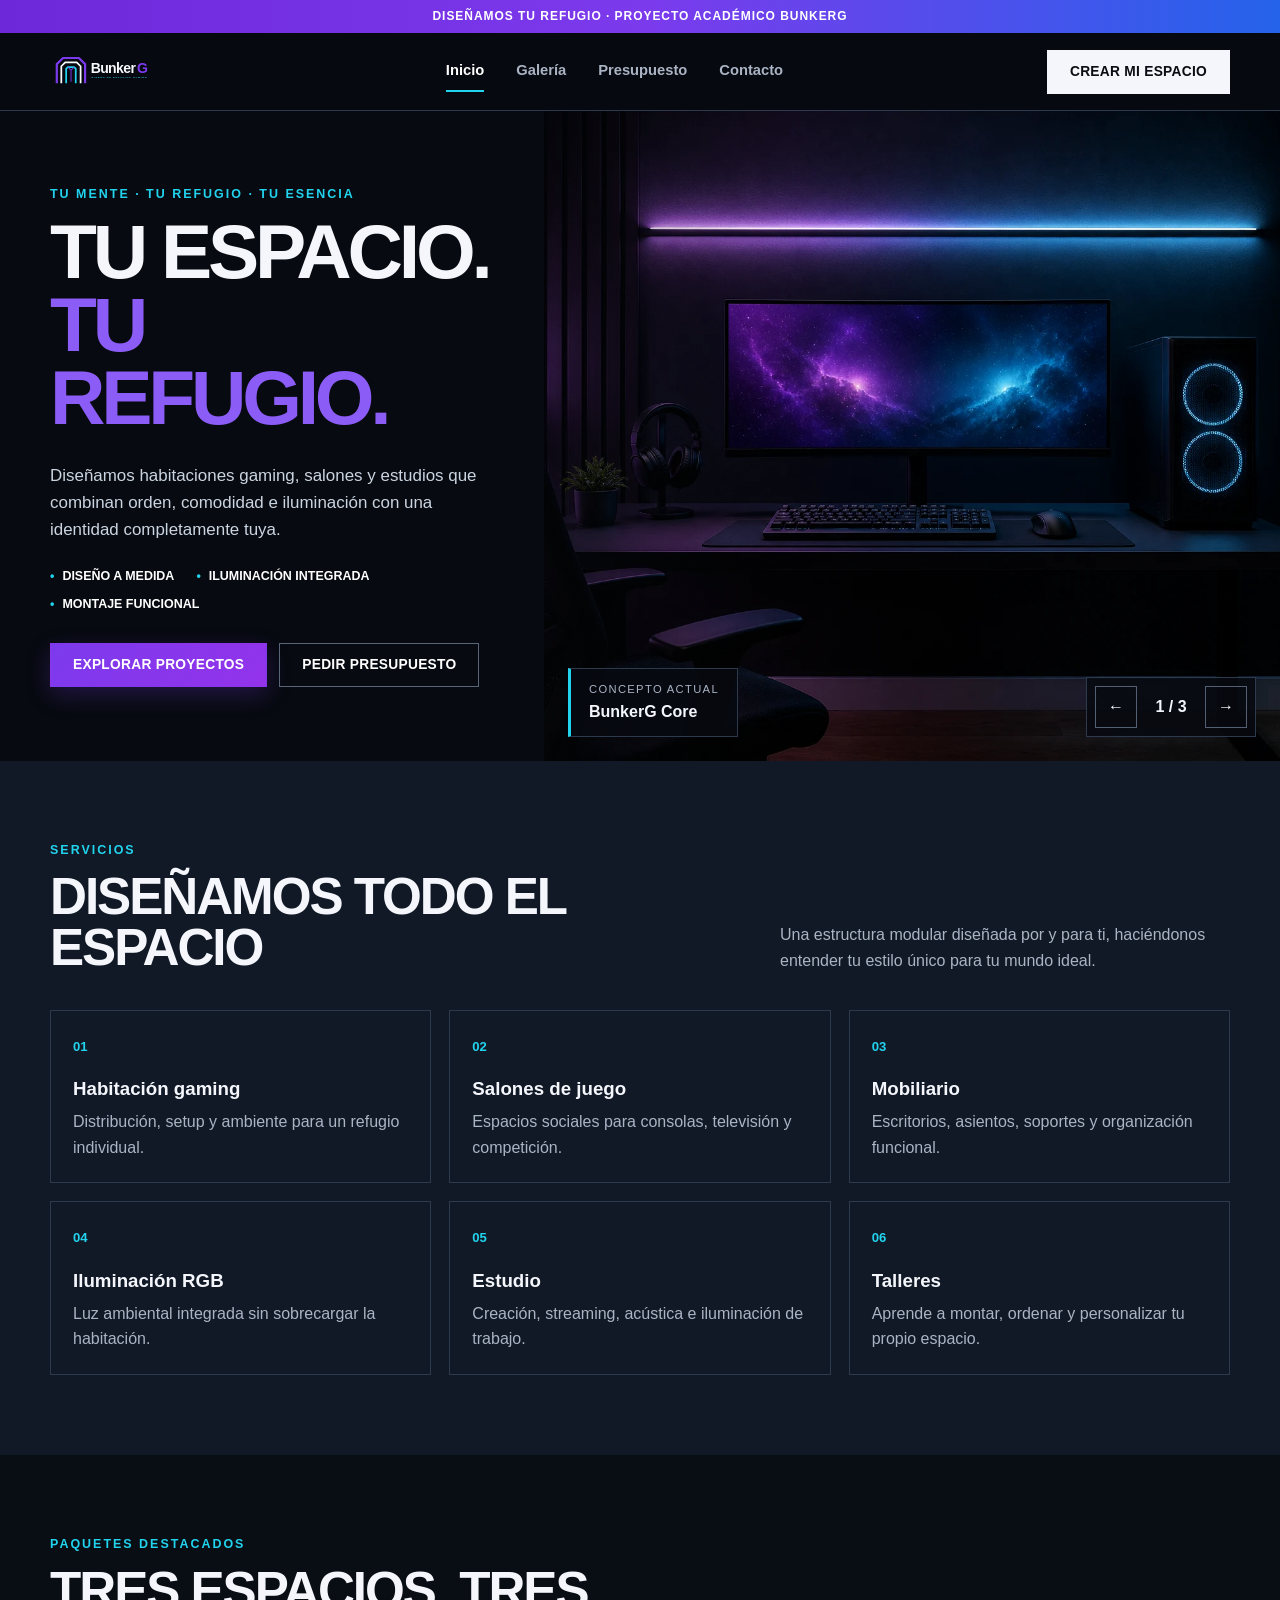
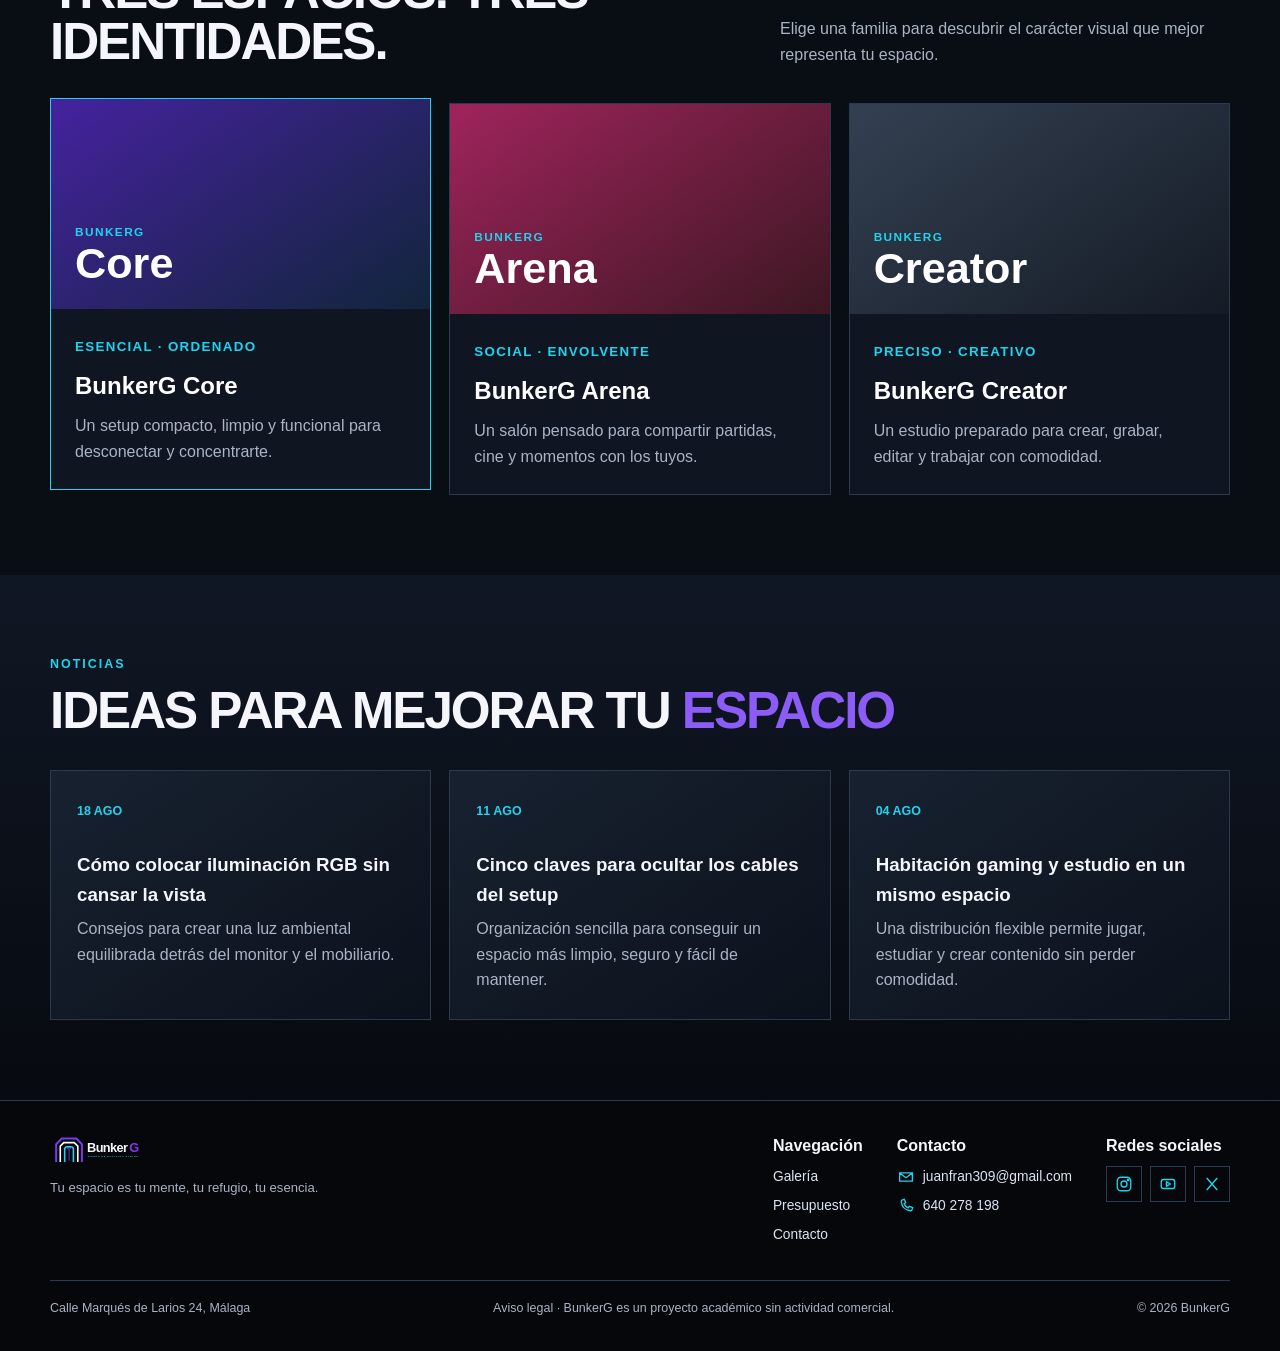
<file: index.html>
<!DOCTYPE html>
<html lang="es">
<head>
  <meta charset="UTF-8">
  <meta name="viewport" content="width=device-width, initial-scale=1.0">
  <meta name="description" content="BunkerG diseña habitaciones gaming, salones de juego y estudios personalizados.">
  <title>BunkerG | Tu espacio, tu refugio</title>
  <link rel="icon" href="favicon.ico">
  <link rel="stylesheet" href="assets/css/styles.css?v=final-1">
</head>
<body data-page="home">
  <div class="top-strip">Diseñamos tu refugio · Proyecto académico BunkerG</div>

  <header class="site-header">
    <a class="brand" href="index.html" aria-label="BunkerG, página de inicio">
      <img src="assets/img/bunkerg-logo.svg" alt="Logotipo de BunkerG">
    </a>

    <button class="menu-toggle" type="button" aria-expanded="false" aria-controls="main-menu">
      <span></span><span></span><span></span>
      <span class="sr-only">Abrir menú</span>
    </button>

    <nav id="main-menu" class="main-nav" aria-label="Navegación principal">
      <a class="active" href="index.html">Inicio</a>
      <a href="galeria.html">Galería</a>
      <a href="presupuesto.html">Presupuesto</a>
      <a href="contacto.html">Contacto</a>
    </nav>

    <a class="button button-light header-action" href="presupuesto.html">Crear mi espacio</a>
  </header>

  <main>
    <section class="hero" aria-labelledby="main-title">
      <div class="hero-content">
        <p class="eyebrow">Tu mente · Tu refugio · Tu esencia</p>
        <h1 id="main-title">Tu espacio.<br><span>Tu refugio.</span></h1>
        <p class="hero-description">Diseñamos habitaciones gaming, salones y estudios que combinan orden, comodidad e iluminación con una identidad completamente tuya.</p>
        <ul class="hero-features">
          <li>Diseño a medida</li>
          <li>Iluminación integrada</li>
          <li>Montaje funcional</li>
        </ul>
        <div class="button-group">
          <a class="button button-primary" href="galeria.html">Explorar proyectos</a>
          <a class="button button-outline" href="presupuesto.html">Pedir presupuesto</a>
        </div>
      </div>

      <div class="hero-visual theme-core" data-concept="core">
        <img id="concept-image" class="hero-image" src="assets/img/bunkerg-core-hero.webp" alt="Escritorio BunkerG Core con monitor panorámico, torre iluminada y ambiente frío morado y cian">

        <div class="hero-controls" role="group" aria-label="Cambiar concepto BunkerG">
          <button id="concept-prev" class="hero-control" type="button" aria-label="Ver concepto anterior">&#8592;</button>
          <span id="concept-counter" class="hero-counter" aria-live="polite">1 / 3</span>
          <button id="concept-next" class="hero-control" type="button" aria-label="Ver concepto siguiente">&#8594;</button>
        </div>

        <div class="hero-badge">
          <span>Concepto actual</span>
          <strong id="concept-name">BunkerG Core</strong>
        </div>
      </div>
    </section>

    <section class="section section-light" id="services" aria-labelledby="services-title">
      <div class="section-header">
        <div>
          <p class="eyebrow eyebrow-dark">Servicios</p>
          <h2 id="services-title">Diseñamos todo el espacio</h2>
        </div>
        <p>Una estructura modular diseñada por y para ti, haciéndonos entender tu estilo único para tu mundo ideal.</p>
      </div>

      <div class="services-grid">
        <article class="service-card">
          <span>01</span>
          <h3>Habitación gaming</h3>
          <p>Distribución, setup y ambiente para un refugio individual.</p>
        </article>
        <article class="service-card">
          <span>02</span>
          <h3>Salones de juego</h3>
          <p>Espacios sociales para consolas, televisión y competición.</p>
        </article>
        <article class="service-card">
          <span>03</span>
          <h3>Mobiliario</h3>
          <p>Escritorios, asientos, soportes y organización funcional.</p>
        </article>
        <article class="service-card">
          <span>04</span>
          <h3>Iluminación RGB</h3>
          <p>Luz ambiental integrada sin sobrecargar la habitación.</p>
        </article>
        <article class="service-card">
          <span>05</span>
          <h3>Estudio</h3>
          <p>Creación, streaming, acústica e iluminación de trabajo.</p>
        </article>
        <article class="service-card">
          <span>06</span>
          <h3>Talleres</h3>
          <p>Aprende a montar, ordenar y personalizar tu propio espacio.</p>
        </article>
      </div>
    </section>

    <section class="section section-dark" id="packages" aria-labelledby="packages-title">
      <div class="section-header">
        <div>
          <p class="eyebrow">Paquetes destacados</p>
          <h2 id="packages-title">Tres espacios. Tres identidades.</h2>
        </div>
        <p>Elige una familia para descubrir el carácter visual que mejor representa tu espacio.</p>
      </div>

      <div class="packages-grid">
        <button class="package-card core selected" type="button" data-theme="core" aria-pressed="true">
          <span class="package-art">
            <span class="package-brand">BunkerG</span>
            <span class="package-short-name">Core</span>
          </span>
          <span class="package-content">
            <small>Esencial · ordenado</small>
            <strong>BunkerG Core</strong>
            <span>Un setup compacto, limpio y funcional para desconectar y concentrarte.</span>
          </span>
        </button>
        <button class="package-card arena" type="button" data-theme="arena" aria-pressed="false">
          <span class="package-art">
            <span class="package-brand">BunkerG</span>
            <span class="package-short-name">Arena</span>
          </span>
          <span class="package-content">
            <small>Social · envolvente</small>
            <strong>BunkerG Arena</strong>
            <span>Un salón pensado para compartir partidas, cine y momentos con los tuyos.</span>
          </span>
        </button>
        <button class="package-card creator" type="button" data-theme="creator" aria-pressed="false">
          <span class="package-art">
            <span class="package-brand">BunkerG</span>
            <span class="package-short-name">Creator</span>
          </span>
          <span class="package-content">
            <small>Preciso · creativo</small>
            <strong>BunkerG Creator</strong>
            <span>Un estudio preparado para crear, grabar, editar y trabajar con comodidad.</span>
          </span>
        </button>
      </div>
    </section>

    <section class="section news" aria-labelledby="news-title">
      <div>
        <p class="eyebrow">Noticias</p>
        <h2 id="news-title">Ideas para mejorar tu <span>espacio</span></h2>
      </div>
      <div id="news-list" class="news-list" aria-live="polite">
        <p class="loading-state">Cargando noticias...</p>
      </div>
    </section>
  </main>

  <footer class="site-footer">
    <div>
      <img src="assets/img/bunkerg-logo.svg" alt="BunkerG">
      <p>Tu espacio es tu mente, tu refugio, tu esencia.</p>
    </div>
    <div class="footer-nav">
      <strong>Navegación</strong>
      <a href="galeria.html">Galería</a>
      <a href="presupuesto.html">Presupuesto</a>
      <a href="contacto.html">Contacto</a>
    </div>
    <div class="footer-contact">
      <strong>Contacto</strong>
      <a href="mailto:juanfran309@gmail.com" aria-label="Enviar un correo a Juanfran">
        <svg viewBox="0 0 24 24" aria-hidden="true"><path d="M3.5 6.5h17v11h-17zM4 7l8 6 8-6"/></svg>
        <span>juanfran309@gmail.com</span>
      </a>
      <a href="tel:+34640278198" aria-label="Llamar al 640 278 198">
        <svg viewBox="0 0 24 24" aria-hidden="true"><path d="M7.1 3.8 9.7 3l1.8 4.5-2.1 1.7a14 14 0 0 0 5.3 5.3l1.7-2.1 4.5 1.8-.8 2.6a2.2 2.2 0 0 1-2.4 1.5C10.9 17.5 6.5 13.1 5.7 6.3a2.2 2.2 0 0 1 1.4-2.5Z"/></svg>
        <span>640&nbsp;278&nbsp;198</span>
      </a>
    </div>
    <div class="footer-social">
      <strong>Redes sociales</strong>
      <div class="social-links">
        <a href="https://www.instagram.com/" target="_blank" rel="noopener noreferrer" aria-label="Abrir Instagram">
          <svg viewBox="0 0 24 24" aria-hidden="true"><rect x="3" y="3" width="18" height="18" rx="5"></rect><circle cx="12" cy="12" r="4"></circle><circle cx="17.5" cy="6.5" r="1"></circle></svg>
        </a>
        <a href="https://www.youtube.com/" target="_blank" rel="noopener noreferrer" aria-label="Abrir YouTube">
          <svg viewBox="0 0 24 24" aria-hidden="true"><rect x="3" y="6" width="18" height="12" rx="3"></rect><path d="m10 9 5 3-5 3z"></path></svg>
        </a>
        <a href="https://x.com/" target="_blank" rel="noopener noreferrer" aria-label="Abrir X, anteriormente Twitter">
          <svg viewBox="0 0 24 24" aria-hidden="true"><path d="M5 4l14 16M19 4 5 20"></path></svg>
        </a>
      </div>
    </div>

    <div class="footer-meta">
      <address>Calle Marqués de Larios 24, Málaga</address>
      <span>Aviso legal · BunkerG es un proyecto académico sin actividad comercial.</span>
      <span>© 2026 BunkerG</span>
    </div>
  </footer>

  <script src="assets/js/main.js?v=final-1"></script>
</body>
</html>
</file>
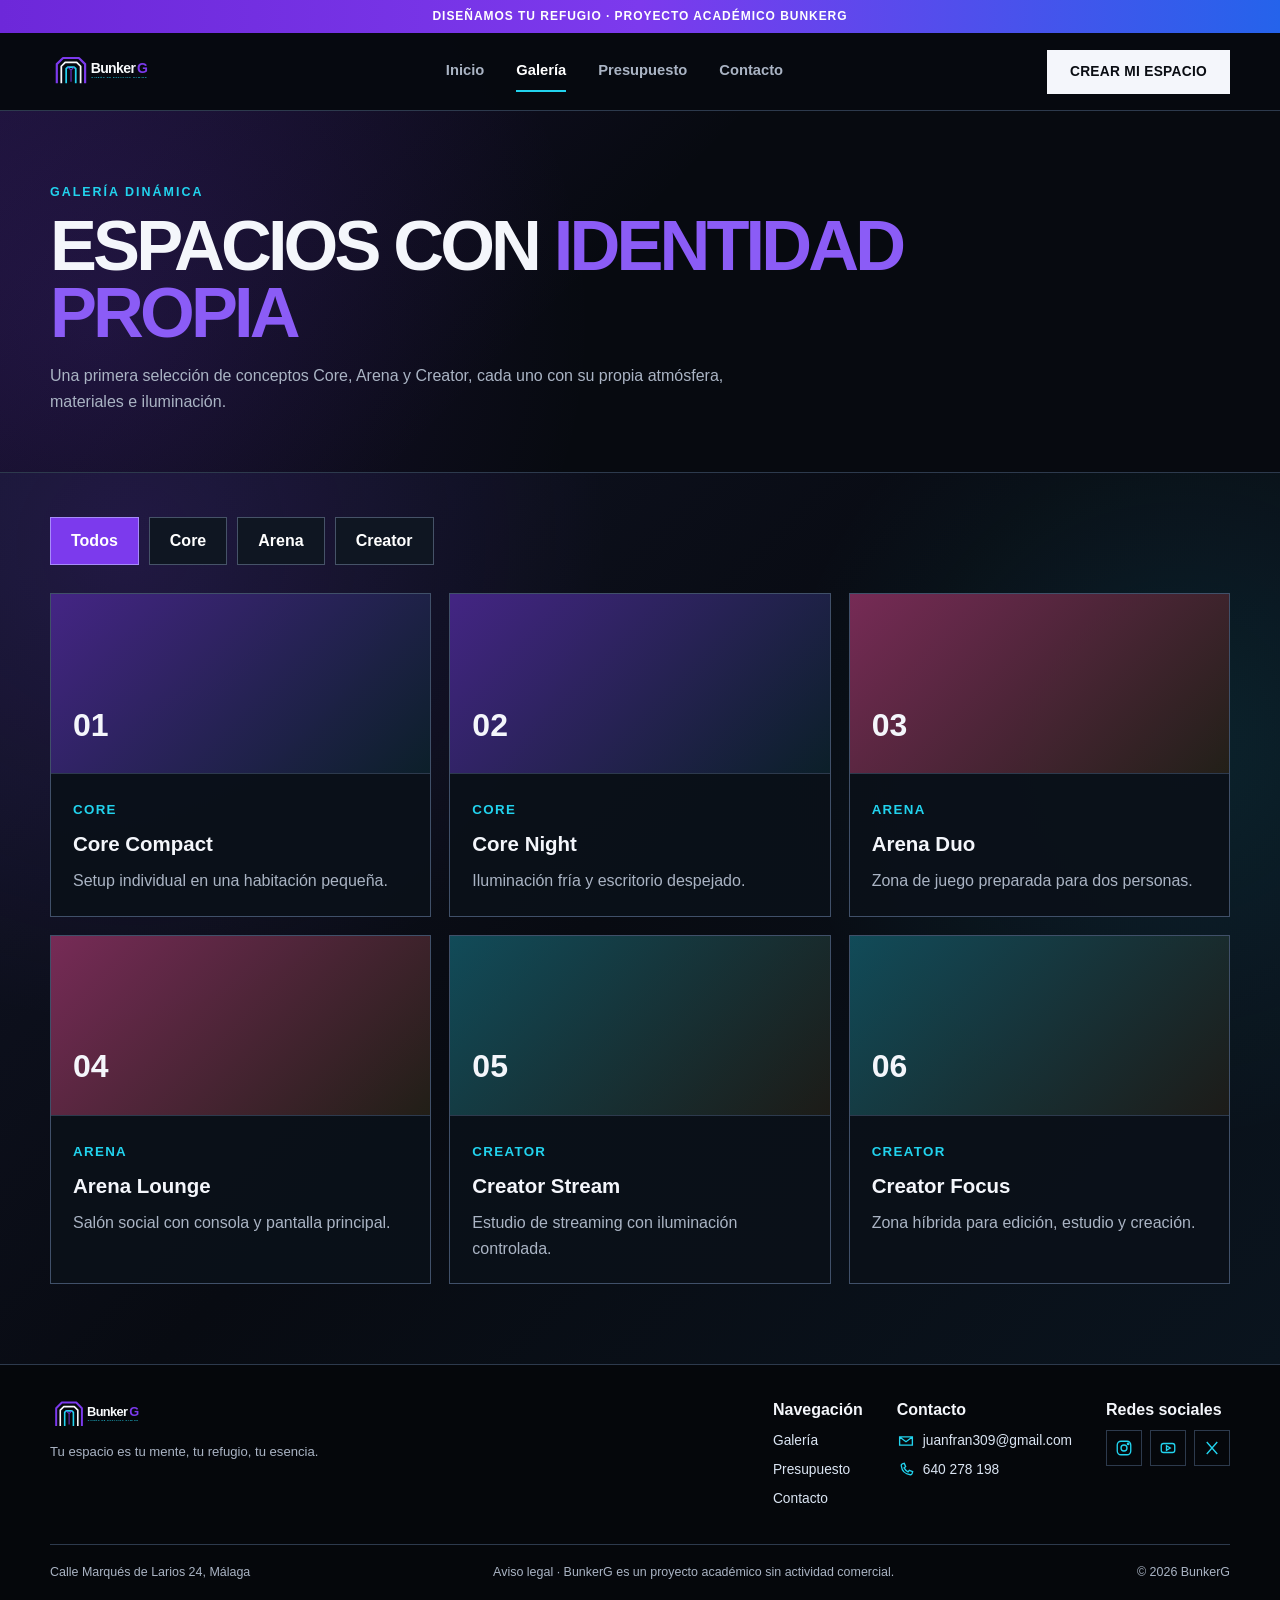
<file: galeria.html>
<!DOCTYPE html>
<html lang="es">
<head>
  <meta charset="UTF-8">
  <meta name="viewport" content="width=device-width, initial-scale=1.0">
  <meta name="description" content="Galería de espacios y proyectos BunkerG.">
  <title>Galería | BunkerG</title>
  <link rel="icon" href="favicon.ico">
  <link rel="stylesheet" href="assets/css/styles.css?v=final-1">
</head>
<body data-page="gallery">
  <div class="top-strip">Diseñamos tu refugio · Proyecto académico BunkerG</div>

  <header class="site-header">
    <a class="brand" href="index.html" aria-label="BunkerG, página de inicio">
      <img src="assets/img/bunkerg-logo.svg" alt="Logotipo de BunkerG">
    </a>

    <button class="menu-toggle" type="button" aria-expanded="false" aria-controls="main-menu">
      <span></span><span></span><span></span>
      <span class="sr-only">Abrir menú</span>
    </button>

    <nav id="main-menu" class="main-nav" aria-label="Navegación principal">
      <a href="index.html">Inicio</a>
      <a class="active" href="galeria.html">Galería</a>
      <a href="presupuesto.html">Presupuesto</a>
      <a href="contacto.html">Contacto</a>
    </nav>

    <a class="button button-light header-action" href="presupuesto.html">Crear mi espacio</a>
  </header>

  <main>
    <section class="page-intro">
      <p class="eyebrow">Galería dinámica</p>
      <h1>Espacios con <span class="title-accent">identidad propia</span></h1>
      <p>Una primera selección de conceptos Core, Arena y Creator, cada uno con su propia atmósfera, materiales e iluminación.</p>
    </section>

    <section class="gallery-area" aria-labelledby="filter-title">
      <h2 id="filter-title" class="sr-only">Filtrar proyectos</h2>
      <div class="filters" role="group" aria-label="Categorías de la galería">
        <button class="filter active" type="button" data-filter="all">Todos</button>
        <button class="filter" type="button" data-filter="core">Core</button>
        <button class="filter" type="button" data-filter="arena">Arena</button>
        <button class="filter" type="button" data-filter="creator">Creator</button>
      </div>
      <div id="projects-gallery" class="projects-gallery" aria-live="polite"></div>
    </section>
  </main>

  <footer class="site-footer">
    <div>
      <img src="assets/img/bunkerg-logo.svg" alt="BunkerG">
      <p>Tu espacio es tu mente, tu refugio, tu esencia.</p>
    </div>
    <div class="footer-nav">
      <strong>Navegación</strong>
      <a href="galeria.html">Galería</a>
      <a href="presupuesto.html">Presupuesto</a>
      <a href="contacto.html">Contacto</a>
    </div>
    <div class="footer-contact">
      <strong>Contacto</strong>
      <a href="mailto:juanfran309@gmail.com" aria-label="Enviar un correo a Juanfran">
        <svg viewBox="0 0 24 24" aria-hidden="true"><path d="M3.5 6.5h17v11h-17zM4 7l8 6 8-6"/></svg>
        <span>juanfran309@gmail.com</span>
      </a>
      <a href="tel:+34640278198" aria-label="Llamar al 640 278 198">
        <svg viewBox="0 0 24 24" aria-hidden="true"><path d="M7.1 3.8 9.7 3l1.8 4.5-2.1 1.7a14 14 0 0 0 5.3 5.3l1.7-2.1 4.5 1.8-.8 2.6a2.2 2.2 0 0 1-2.4 1.5C10.9 17.5 6.5 13.1 5.7 6.3a2.2 2.2 0 0 1 1.4-2.5Z"/></svg>
        <span>640&nbsp;278&nbsp;198</span>
      </a>
    </div>
    <div class="footer-social">
      <strong>Redes sociales</strong>
      <div class="social-links">
        <a href="https://www.instagram.com/" target="_blank" rel="noopener noreferrer" aria-label="Abrir Instagram">
          <svg viewBox="0 0 24 24" aria-hidden="true"><rect x="3" y="3" width="18" height="18" rx="5"></rect><circle cx="12" cy="12" r="4"></circle><circle cx="17.5" cy="6.5" r="1"></circle></svg>
        </a>
        <a href="https://www.youtube.com/" target="_blank" rel="noopener noreferrer" aria-label="Abrir YouTube">
          <svg viewBox="0 0 24 24" aria-hidden="true"><rect x="3" y="6" width="18" height="12" rx="3"></rect><path d="m10 9 5 3-5 3z"></path></svg>
        </a>
        <a href="https://x.com/" target="_blank" rel="noopener noreferrer" aria-label="Abrir X, anteriormente Twitter">
          <svg viewBox="0 0 24 24" aria-hidden="true"><path d="M5 4l14 16M19 4 5 20"></path></svg>
        </a>
      </div>
    </div>

    <div class="footer-meta">
      <address>Calle Marqués de Larios 24, Málaga</address>
      <span>Aviso legal · BunkerG es un proyecto académico sin actividad comercial.</span>
      <span>© 2026 BunkerG</span>
    </div>
  </footer>
  <script src="assets/js/main.js?v=final-1"></script>
  <script src="assets/js/gallery.js?v=final-1"></script>
</body>
</html>
</file>
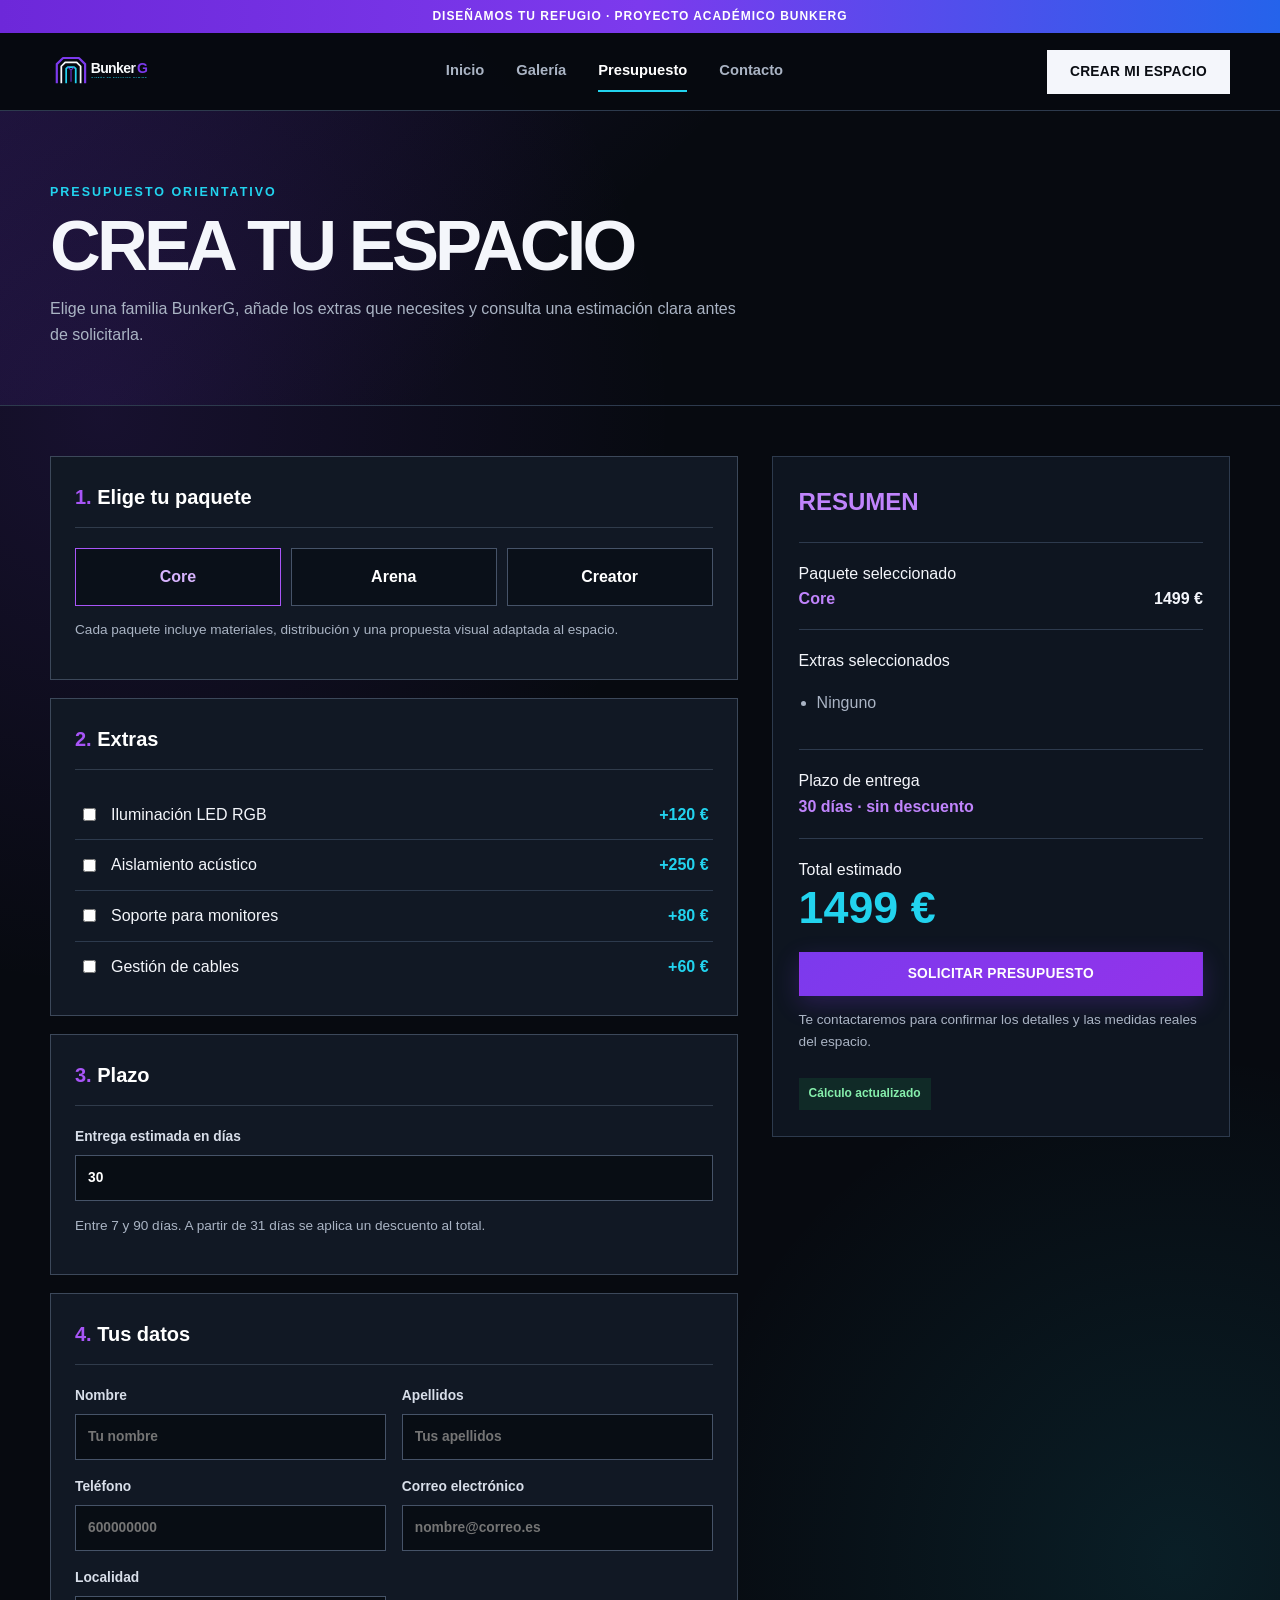
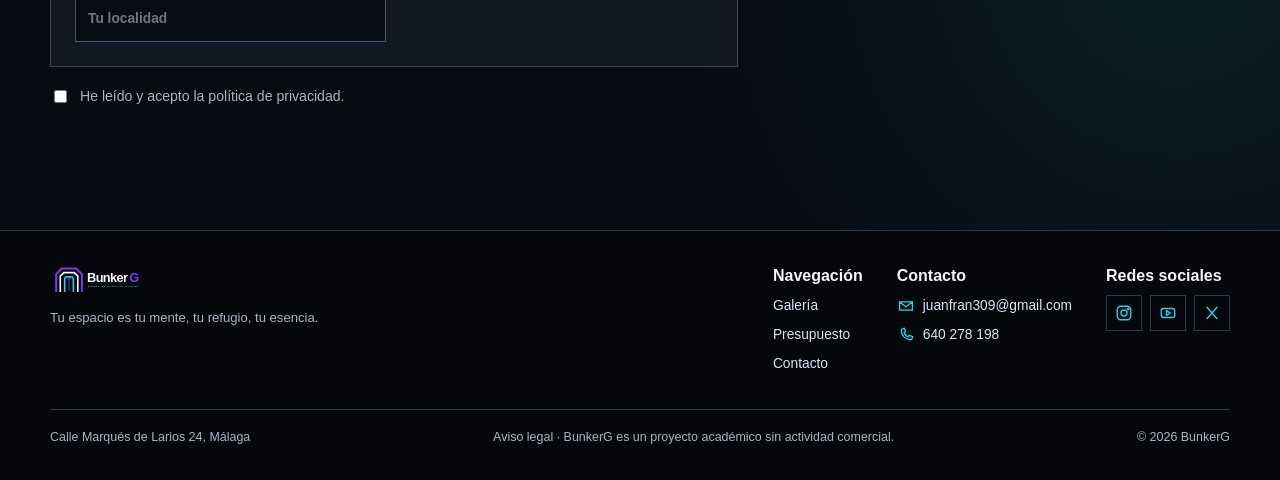
<file: presupuesto.html>
<!DOCTYPE html>
<html lang="es">
<head>
  <meta charset="UTF-8">
  <meta name="viewport" content="width=device-width, initial-scale=1.0">
  <meta name="description" content="Calcula un presupuesto orientativo para tu espacio BunkerG.">
  <title>Presupuesto | BunkerG</title>
  <link rel="icon" href="favicon.ico">
  <link rel="stylesheet" href="assets/css/styles.css?v=final-1">
</head>
<body data-page="budget">
  <div class="top-strip">Diseñamos tu refugio · Proyecto académico BunkerG</div>

  <header class="site-header">
    <a class="brand" href="index.html" aria-label="BunkerG, página de inicio">
      <img src="assets/img/bunkerg-logo.svg" alt="Logotipo de BunkerG">
    </a>

    <button class="menu-toggle" type="button" aria-expanded="false" aria-controls="main-menu">
      <span></span><span></span><span></span>
      <span class="sr-only">Abrir menú</span>
    </button>

    <nav id="main-menu" class="main-nav" aria-label="Navegación principal">
      <a href="index.html">Inicio</a>
      <a href="galeria.html">Galería</a>
      <a class="active" href="presupuesto.html">Presupuesto</a>
      <a href="contacto.html">Contacto</a>
    </nav>

    <a class="button button-light header-action" href="presupuesto.html">Crear mi espacio</a>
  </header>

  <main>
    <section class="page-intro budget-intro">
      <p class="eyebrow">Presupuesto orientativo</p>
      <h1>Crea tu <span>espacio</span></h1>
      <p>Elige una familia BunkerG, añade los extras que necesites y consulta una estimación clara antes de solicitarla.</p>
    </section>

    <section class="budget-area" aria-labelledby="budget-title">
      <form id="budget-form" class="form" novalidate>
        <h2 id="budget-title" class="sr-only">Configuración del presupuesto</h2>
        <section class="budget-section" aria-labelledby="package-step-title">
          <h2 id="package-step-title" class="budget-section-title"><span>1.</span> Elige tu paquete</h2>
          <div class="package-selector" role="radiogroup" aria-label="Paquete principal">
            <label class="package-option">
              <input type="radio" name="package" value="1499" data-name="Core" checked>
              <span>Core</span>
            </label>
            <label class="package-option">
              <input type="radio" name="package" value="2499" data-name="Arena">
              <span>Arena</span>
            </label>
            <label class="package-option">
              <input type="radio" name="package" value="1999" data-name="Creator">
              <span>Creator</span>
            </label>
          </div>
          <p class="field-help">Cada paquete incluye materiales, distribución y una propuesta visual adaptada al espacio.</p>
        </section>

        <section class="budget-section" aria-labelledby="extras-step-title">
          <h2 id="extras-step-title" class="budget-section-title"><span>2.</span> Extras</h2>
          <div id="extra-options" class="extra-options">
            <label>
              <input type="checkbox" name="extra-1" value="120" data-role="extra" data-name="Iluminación LED RGB">
              <span>Iluminación LED RGB</span>
              <b>+120 €</b>
            </label>
            <label>
              <input type="checkbox" name="extra-2" value="250" data-role="extra" data-name="Aislamiento acústico">
              <span>Aislamiento acústico</span>
              <b>+250 €</b>
            </label>
            <label>
              <input type="checkbox" name="extra-3" value="80" data-role="extra" data-name="Soporte para monitores">
              <span>Soporte para monitores</span>
              <b>+80 €</b>
            </label>
            <label>
              <input type="checkbox" name="extra-4" value="60" data-role="extra" data-name="Gestión de cables">
              <span>Gestión de cables</span>
              <b>+60 €</b>
            </label>
          </div>
        </section>

        <section class="budget-section" aria-labelledby="delivery-step-title">
          <h2 id="delivery-step-title" class="budget-section-title"><span>3.</span> Plazo</h2>
          <label class="field-label">Entrega estimada en días
            <input id="delivery-days" name="deliveryDays" type="number" min="7" max="90" step="1" value="30" inputmode="numeric" aria-describedby="delivery-help">
          </label>
          <p id="delivery-help" class="field-help">Entre 7 y 90 días. A partir de 31 días se aplica un descuento al total.</p>
        </section>

        <section class="budget-section details-section" aria-labelledby="details-step-title">
          <h2 id="details-step-title" class="budget-section-title"><span>4.</span> Tus datos</h2>
          <div class="form-grid">
            <label>Nombre<input type="text" id="first-name" name="firstName" autocomplete="given-name" placeholder="Tu nombre"></label>
            <label>Apellidos<input type="text" id="last-name" name="lastName" autocomplete="family-name" placeholder="Tus apellidos"></label>
            <label>Teléfono<input type="tel" id="phone" name="phone" autocomplete="tel" inputmode="numeric" placeholder="600000000"></label>
            <label>Correo electrónico<input type="text" id="email" name="email" autocomplete="email" inputmode="email" placeholder="nombre@correo.es"></label>
            <label>Localidad<input type="text" id="city" name="city" autocomplete="address-level2" placeholder="Tu localidad"></label>
          </div>
        </section>

        <label class="consent"><input type="checkbox" id="privacy-consent"> He leído y acepto la política de privacidad.</label>
        <p id="form-errors" class="error-message" role="alert"></p>
      </form>

      <aside class="budget-summary" aria-live="polite">
        <h2>Resumen</h2>
        <div class="summary-row">
          <span>Paquete seleccionado</span>
          <strong id="summary-package">Core</strong>
          <b id="summary-package-price">1.499 €</b>
        </div>
        <div class="summary-row">
          <span>Extras seleccionados</span>
          <ul id="summary-extras">
            <li>Ninguno</li>
          </ul>
        </div>
        <div class="summary-row delivery-row">
          <span>Plazo de entrega</span>
          <strong id="summary-delivery">Estándar (3-4 semanas)</strong>
        </div>
        <div class="summary-total">
          <span>Total estimado</span>
          <strong id="total-price">1.499 €</strong>
        </div>
        <button class="button button-primary request-button" type="submit" form="budget-form">Solicitar presupuesto</button>
        <p class="summary-note">Te contactaremos para confirmar los detalles y las medidas reales del espacio.</p>
        <span class="success-state">Cálculo actualizado</span>
      </aside>
    </section>
  </main>

  <footer class="site-footer">
    <div>
      <img src="assets/img/bunkerg-logo.svg" alt="BunkerG">
      <p>Tu espacio es tu mente, tu refugio, tu esencia.</p>
    </div>
    <div class="footer-nav">
      <strong>Navegación</strong>
      <a href="galeria.html">Galería</a>
      <a href="presupuesto.html">Presupuesto</a>
      <a href="contacto.html">Contacto</a>
    </div>
    <div class="footer-contact">
      <strong>Contacto</strong>
      <a href="mailto:juanfran309@gmail.com" aria-label="Enviar un correo a Juanfran">
        <svg viewBox="0 0 24 24" aria-hidden="true"><path d="M3.5 6.5h17v11h-17zM4 7l8 6 8-6"/></svg>
        <span>juanfran309@gmail.com</span>
      </a>
      <a href="tel:+34640278198" aria-label="Llamar al 640 278 198">
        <svg viewBox="0 0 24 24" aria-hidden="true"><path d="M7.1 3.8 9.7 3l1.8 4.5-2.1 1.7a14 14 0 0 0 5.3 5.3l1.7-2.1 4.5 1.8-.8 2.6a2.2 2.2 0 0 1-2.4 1.5C10.9 17.5 6.5 13.1 5.7 6.3a2.2 2.2 0 0 1 1.4-2.5Z"/></svg>
        <span>640&nbsp;278&nbsp;198</span>
      </a>
    </div>
    <div class="footer-social">
      <strong>Redes sociales</strong>
      <div class="social-links">
        <a href="https://www.instagram.com/" target="_blank" rel="noopener noreferrer" aria-label="Abrir Instagram">
          <svg viewBox="0 0 24 24" aria-hidden="true"><rect x="3" y="3" width="18" height="18" rx="5"></rect><circle cx="12" cy="12" r="4"></circle><circle cx="17.5" cy="6.5" r="1"></circle></svg>
        </a>
        <a href="https://www.youtube.com/" target="_blank" rel="noopener noreferrer" aria-label="Abrir YouTube">
          <svg viewBox="0 0 24 24" aria-hidden="true"><rect x="3" y="6" width="18" height="12" rx="3"></rect><path d="m10 9 5 3-5 3z"></path></svg>
        </a>
        <a href="https://x.com/" target="_blank" rel="noopener noreferrer" aria-label="Abrir X, anteriormente Twitter">
          <svg viewBox="0 0 24 24" aria-hidden="true"><path d="M5 4l14 16M19 4 5 20"></path></svg>
        </a>
      </div>
    </div>

    <div class="footer-meta">
      <address>Calle Marqués de Larios 24, Málaga</address>
      <span>Aviso legal · BunkerG es un proyecto académico sin actividad comercial.</span>
      <span>© 2026 BunkerG</span>
    </div>
  </footer>
  <script src="assets/js/main.js?v=final-1"></script>
  <script src="assets/js/budget.js?v=final-1"></script>
</body>
</html>
</file>
<file: assets/css/styles.css>
:root {
  --background: #070a10;
  --surface: #0f1622;
  --surface-light: #182231;
  --text: #f4f6fb;
  --muted: #aab4c4;
  --purple: #7c3aed;
  --cyan: #22d3ee;
  --pink: #ec4899;
  --orange: #f59e0b;
  --border: #2d3a4d;
  --radius: 14px;
  --content-width: 1180px;
}

* {
  box-sizing: border-box;
}

html {
  scroll-behavior: smooth;
}

body {
  margin: 0;
  color: var(--text);
  background:
    radial-gradient(circle at 8% 20%, rgba(124, 58, 237, 0.14), transparent 28%),
    radial-gradient(circle at 92% 75%, rgba(34, 211, 238, 0.1), transparent 26%),
    var(--background);
  font-family: Arial, Helvetica, sans-serif;
  line-height: 1.6;
}

img {
  display: block;
  max-width: 100%;
}

a {
  color: inherit;
  text-decoration: none;
}

button,
input {
  font: inherit;
}

button,
.button {
  cursor: pointer;
}

.sr-only {
  position: absolute;
  width: 1px;
  height: 1px;
  padding: 0;
  margin: -1px;
  overflow: hidden;
  clip: rect(0, 0, 0, 0);
  white-space: nowrap;
  border: 0;
}

.top-strip {
  padding: 7px 20px;
  color: white;
  background: linear-gradient(90deg, #6d28d9, #7c3aed, #2563eb);
  text-align: center;
  font-size: 0.75rem;
  font-weight: 700;
  letter-spacing: 0.08em;
  text-transform: uppercase;
}

.site-header {
  position: sticky;
  top: 0;
  z-index: 20;
  display: flex;
  align-items: center;
  justify-content: space-between;
  gap: 32px;
  min-height: 78px;
  padding: 12px max(24px, calc((100% - var(--content-width)) / 2));
  background: rgba(7, 10, 16, 0.95);
  border-bottom: 1px solid var(--border);
}

.brand img {
  width: 132px;
}

.main-nav {
  display: flex;
  align-items: center;
  gap: 32px;
}

.main-nav a {
  padding: 8px 0;
  color: var(--muted);
  font-size: 0.92rem;
  font-weight: 700;
  border-bottom: 2px solid transparent;
}

.main-nav a:hover,
.main-nav a.active {
  color: white;
  border-color: var(--cyan);
}

.menu-toggle {
  display: none;
  color: white;
  background: transparent;
  border: 1px solid var(--border);
  border-radius: 8px;
  padding: 8px 11px;
}

.button {
  display: inline-flex;
  align-items: center;
  justify-content: center;
  min-height: 44px;
  padding: 10px 22px;
  border: 1px solid transparent;
  border-radius: 8px;
  font-size: 0.86rem;
  font-weight: 800;
  letter-spacing: 0.02em;
  text-transform: uppercase;
  transition: transform 0.2s ease, border-color 0.2s ease, background 0.2s ease;
}

.button:hover {
  transform: translateY(-2px);
}

.button-primary {
  color: white;
  background: linear-gradient(135deg, var(--purple), #9333ea);
  box-shadow: 0 8px 24px rgba(124, 58, 237, 0.24);
}

body[data-page="contact"] .button-primary {
  box-shadow: none;
}

.button-outline {
  color: white;
  background: transparent;
  border-color: #596579;
}

.button-light {
  color: #0a0d13;
  background: #f4f6fb;
}

.button-group {
  display: flex;
  flex-wrap: wrap;
  gap: 12px;
  margin-top: 28px;
}

.eyebrow {
  margin: 0 0 10px;
  color: var(--cyan);
  font-size: 0.78rem;
  font-weight: 800;
  letter-spacing: 0.16em;
  text-transform: uppercase;
}

.hero {
  display: grid;
  grid-template-columns: minmax(360px, 0.85fr) minmax(0, 1.15fr);
  min-height: 650px;
  background: #070a10;
}

.hero-content {
  display: flex;
  flex-direction: column;
  justify-content: center;
  padding: 70px max(40px, calc((100vw - var(--content-width)) / 2));
}

.hero h1,
.page-intro h1 {
  margin: 0;
  font-size: clamp(3rem, 6vw, 6rem);
  line-height: 0.95;
  letter-spacing: -0.055em;
  text-transform: uppercase;
}

.hero h1 span,
.title-accent,
.news h2 span {
  color: #8b5cf6;
}

.hero-description {
  max-width: 600px;
  margin: 28px 0 0;
  color: #cbd5e1;
  font-size: 1.06rem;
}

.hero-features {
  display: flex;
  flex-wrap: wrap;
  gap: 8px 22px;
  padding: 0;
  margin: 24px 0 0;
  list-style: none;
  color: white;
  font-size: 0.78rem;
  font-weight: 800;
  text-transform: uppercase;
}

.hero-features li::before {
  content: "•";
  margin-right: 8px;
  color: var(--cyan);
}

.hero-visual {
  position: relative;
  min-height: 650px;
  overflow: hidden;
  background: #101724;
}

.hero-visual::after {
  content: "";
  position: absolute;
  inset: 0;
  background: linear-gradient(90deg, rgba(7, 10, 16, 0.32), transparent 35%);
  pointer-events: none;
}

.hero-image {
  width: 100%;
  height: 100%;
  object-fit: cover;
  transition: opacity 0.18s ease;
}

.hero-image.changing {
  opacity: 0.45;
}

.hero-controls,
.hero-badge {
  position: absolute;
  z-index: 2;
  bottom: 24px;
  background: rgba(7, 10, 16, 0.88);
  border: 1px solid var(--border);
  border-radius: 10px;
}

.hero-controls {
  right: 24px;
  display: flex;
  align-items: center;
  gap: 12px;
  padding: 8px;
}

.hero-control {
  width: 42px;
  height: 42px;
  color: white;
  background: transparent;
  border: 1px solid #536074;
  border-radius: 7px;
}

.hero-counter {
  min-width: 44px;
  text-align: center;
  font-weight: 800;
}

.hero-badge {
  left: 24px;
  padding: 12px 18px;
  border-left: 3px solid var(--cyan);
}

.hero-badge span,
.hero-badge strong {
  display: block;
}

.hero-badge span {
  color: var(--muted);
  font-size: 0.7rem;
  letter-spacing: 0.12em;
  text-transform: uppercase;
}

.section,
.page-intro,
.gallery-area,
.budget-area,
.contact-area {
  padding-left: max(24px, calc((100% - var(--content-width)) / 2));
  padding-right: max(24px, calc((100% - var(--content-width)) / 2));
}

.section {
  padding-top: 80px;
  padding-bottom: 80px;
}

.section-light {
  background: #111926;
}

.section-dark {
  background: #090d14;
}

.section-header {
  display: flex;
  align-items: end;
  justify-content: space-between;
  gap: 40px;
  margin-bottom: 36px;
}

.section-header h2,
.news h2 {
  margin: 0;
  font-size: clamp(2rem, 4vw, 3.6rem);
  line-height: 1;
  letter-spacing: -0.04em;
  text-transform: uppercase;
}

.section-header > p {
  max-width: 450px;
  margin: 0;
  color: var(--muted);
}

.services-grid,
.packages-grid,
.news-list,
.projects-gallery {
  display: grid;
  gap: 18px;
}

.services-grid {
  grid-template-columns: repeat(3, 1fr);
}

.news-item {
  padding: 26px;
  background: linear-gradient(145deg, rgba(24, 34, 49, 0.94), rgba(12, 18, 28, 0.94));
  border: 1px solid var(--border);
  border-radius: var(--radius);
}

.service-card {
  min-height: 150px;
  padding: 22px;
  background: #111926;
  border: 1px solid #2d3a4d;
  border-radius: 10px;
}

.service-card span {
  display: inline-block;
  color: var(--cyan);
  font-size: 0.82rem;
  font-weight: 800;
}

.service-card h3 {
  margin: 16px 0 5px;
}

.news-item h3 {
  margin: 28px 0 6px;
}

.service-card p,
.news-item p,
.project-content p {
  margin: 0;
  color: var(--muted);
}

.packages-grid {
  grid-template-columns: repeat(3, 1fr);
}

.package-card {
  padding: 0;
  overflow: hidden;
  color: white;
  text-align: left;
  background: var(--surface);
  border: 1px solid var(--border);
  border-radius: var(--radius);
  transition: transform 0.2s ease, border-color 0.2s ease;
}

.package-card:hover,
.package-card.selected {
  transform: translateY(-5px);
  border-color: var(--cyan);
}

.package-art {
  display: flex;
  flex-direction: column;
  justify-content: end;
  min-height: 210px;
  padding: 24px;
}

.package-card.core .package-art {
  background: linear-gradient(145deg, #45229e, #11253b);
}

.package-card.arena .package-art {
  background: linear-gradient(145deg, #9f245c, #3c1722);
}

.package-card.creator .package-art {
  background: linear-gradient(145deg, #344052, #141b25);
}

.package-brand {
  color: var(--cyan);
  font-size: 0.74rem;
  font-weight: 800;
  letter-spacing: 0.12em;
  text-transform: uppercase;
}

.package-short-name {
  font-size: 2.7rem;
  font-weight: 900;
  line-height: 1;
}

.package-content {
  display: block;
  padding: 24px;
}

.package-content small,
.project-content small {
  color: var(--cyan);
  font-weight: 800;
  letter-spacing: 0.1em;
  text-transform: uppercase;
}

.package-content strong {
  display: block;
  margin: 8px 0;
  font-size: 1.5rem;
}

.package-content > span:last-child {
  display: block;
  color: var(--muted);
}

.news {
  background: linear-gradient(180deg, #101724, #070a10);
}

.news-list {
  grid-template-columns: repeat(3, 1fr);
  margin-top: 34px;
}

.news-item time {
  color: var(--cyan);
  font-size: 0.78rem;
  font-weight: 800;
}

.page-intro {
  padding-top: 72px;
  padding-bottom: 42px;
  background: linear-gradient(135deg, rgba(124, 58, 237, 0.15), transparent 46%);
  border-bottom: 1px solid var(--border);
}

.page-intro h1 {
  max-width: 900px;
  font-size: clamp(2.8rem, 5.5vw, 5.8rem);
}

.page-intro > p:last-child {
  max-width: 700px;
  color: var(--muted);
}

.gallery-area {
  min-height: 620px;
  padding-top: 44px;
  padding-bottom: 80px;
  background:
    radial-gradient(circle at 10% 8%, rgba(124, 58, 237, 0.16), transparent 34%),
    radial-gradient(circle at 92% 30%, rgba(34, 211, 238, 0.1), transparent 30%),
    linear-gradient(135deg, #111426 0%, #080b12 48%, #0a141e 100%);
}

.filters {
  display: flex;
  flex-wrap: wrap;
  gap: 10px;
  margin-bottom: 28px;
}

.filter {
  padding: 10px 20px;
  color: white;
  background: var(--surface);
  border: 1px solid #465368;
  border-radius: 8px;
  font-weight: 800;
}

.filter:hover,
.filter.active {
  background: var(--purple);
  border-color: #a78bfa;
}

.projects-gallery {
  grid-template-columns: repeat(3, 1fr);
}

.project-card {
  overflow: hidden;
  background: rgba(10, 16, 25, 0.94);
  border: 1px solid #405069;
  border-radius: var(--radius);
  transition: transform 0.2s ease, border-color 0.2s ease;
}

.project-card:hover {
  transform: translateY(-4px);
  border-color: var(--cyan);
}

.project-visual {
  position: relative;
  display: flex;
  align-items: end;
  justify-content: space-between;
  min-height: 180px;
  padding: 22px;
  background: linear-gradient(135deg, rgba(124, 58, 237, 0.5), rgba(34, 211, 238, 0.08));
  border-bottom: 1px solid var(--border);
}

.project-card.arena .project-visual {
  background: linear-gradient(135deg, rgba(236, 72, 153, 0.48), rgba(245, 158, 11, 0.1));
}

.project-card.creator .project-visual {
  background: linear-gradient(135deg, rgba(34, 211, 238, 0.3), rgba(245, 158, 11, 0.08));
}

.project-number {
  font-size: 2rem;
  font-weight: 900;
}

.project-content {
  padding: 22px;
}

.project-content h3 {
  margin: 7px 0;
  font-size: 1.28rem;
}

.budget-area {
  display: grid;
  grid-template-columns: minmax(0, 1.2fr) minmax(300px, 0.8fr);
  gap: 34px;
  align-items: start;
  padding-top: 50px;
  padding-bottom: 80px;
}

.form {
  display: grid;
  gap: 18px;
}

.budget-section,
.budget-summary,
.contact-details,
.map-section {
  padding: 26px;
  background: rgba(15, 22, 34, 0.96);
  border: 1px solid var(--border);
  border-radius: var(--radius);
}

.budget-section {
  padding: 24px;
  background: #111824;
  border-color: #3c485a;
  border-radius: 0;
  box-shadow: none;
}

.budget-section-title {
  margin: 0 0 20px;
  padding-bottom: 14px;
  color: white;
  font-size: 1.25rem;
  font-weight: 900;
  border-bottom: 1px solid #303b4b;
}

.budget-section-title span {
  color: #a855f7;
}

.package-selector {
  display: grid;
  grid-template-columns: repeat(3, 1fr);
  gap: 10px;
}

.package-option {
  position: relative;
  display: flex;
  justify-content: center;
  padding: 15px;
  color: white;
  background: #0a1019;
  border: 1px solid #465368;
  border-radius: 9px;
  font-weight: 800;
}

.package-option:has(input:checked) {
  color: #d8b4fe;
  border-color: #a855f7;
}

.package-option input {
  position: absolute;
  opacity: 0;
}

.extra-options label {
  display: grid;
  grid-template-columns: auto 1fr auto;
  gap: 12px;
  align-items: center;
  padding: 12px 4px;
  border-bottom: 1px solid var(--border);
}

.extra-options label:last-child {
  border-bottom: 0;
}

.extra-options b {
  color: var(--cyan);
}

.field-label,
.form-grid label {
  display: grid;
  gap: 7px;
  color: #d8dee9;
  font-size: 0.86rem;
  font-weight: 700;
}

.form-grid {
  display: grid;
  grid-template-columns: repeat(2, 1fr);
  gap: 16px;
}

input[type="text"],
input[type="tel"],
input[type="number"] {
  width: 100%;
  min-height: 46px;
  padding: 10px 12px;
  color: white;
  background: #080d14;
  border: 1px solid #465368;
  border-radius: 8px;
  outline: none;
}

input:focus {
  border-color: var(--cyan);
  box-shadow: 0 0 0 3px rgba(34, 211, 238, 0.12);
}

.field-help,
.summary-note,
.route-status {
  color: var(--muted);
  font-size: 0.85rem;
}

.consent {
  display: flex;
  gap: 10px;
  align-items: center;
  color: var(--muted);
  font-size: 0.88rem;
}

.error-message {
  min-height: 24px;
  margin: 0;
  color: #fb7185;
}

.budget-summary {
  position: sticky;
  top: 100px;
}

.budget-summary h2 {
  margin-top: 0;
  color: #c084fc;
  text-transform: uppercase;
}

.summary-row,
.summary-total {
  padding: 18px 0;
  border-top: 1px solid var(--border);
}

.summary-row > span,
.summary-row > strong,
.summary-row > b,
.summary-total > span,
.summary-total > strong {
  display: block;
}

.summary-row strong {
  color: #c084fc;
}

.summary-row b {
  margin-top: -26px;
  text-align: right;
}

.summary-row ul {
  padding-left: 18px;
  color: var(--muted);
}

.summary-total strong {
  color: var(--cyan);
  font-size: 2.8rem;
  line-height: 1.15;
}

.request-button {
  width: 100%;
}

.success-state {
  display: inline-block;
  margin-top: 12px;
  padding: 6px 10px;
  color: #86efac;
  background: rgba(34, 197, 94, 0.12);
  border-radius: 6px;
  font-size: 0.75rem;
  font-weight: 800;
}

.contact-area {
  display: grid;
  grid-template-columns: 0.75fr 1.25fr;
  gap: 24px;
  padding-top: 50px;
  padding-bottom: 80px;
}

.contact-details h2 {
  margin-top: 0;
  font-size: 2rem;
}

.contact-details dl {
  display: grid;
  gap: 0;
  margin: 24px 0;
}

.contact-details dl > div {
  padding: 12px 0;
  border-bottom: 1px solid var(--border);
}

.contact-details dt {
  margin-bottom: 4px;
  color: var(--muted);
  font-size: 0.82rem;
  font-weight: 700;
}

.contact-details dd {
  margin: 0;
  color: white;
  line-height: 1.5;
}

.contact-details dd a {
  color: inherit;
}

.contact-details dd a:hover {
  color: var(--cyan);
}

#dynamic-map {
  width: 100%;
  height: 420px;
  margin-bottom: 18px;
  border-radius: 10px;
  overflow: hidden;
}

.route-button {
  margin-right: 10px;
}

.site-footer {
  display: grid;
  grid-template-columns: minmax(220px, 1fr) auto auto auto;
  gap: 34px;
  align-items: start;
  padding: 32px max(24px, calc((100% - var(--content-width)) / 2));
  background: #05070b;
  border-top: 1px solid var(--border);
}

.site-footer > div:first-child img {
  width: 120px;
  margin-bottom: 8px;
}

.site-footer p {
  margin: 0;
  color: var(--muted);
  font-size: 0.82rem;
}

.footer-nav,
.footer-contact,
.footer-social {
  display: grid;
  align-content: start;
  gap: 7px;
}

.footer-nav a,
.footer-contact a {
  display: flex;
  align-items: center;
  gap: 8px;
  color: #dbe5f3;
  font-size: 0.86rem;
}

.footer-contact svg,
.footer-social svg {
  width: 18px;
  height: 18px;
  fill: none;
  stroke: var(--cyan);
  stroke-width: 1.8;
}

.social-links {
  display: flex;
  gap: 8px;
}

.social-links a {
  display: grid;
  place-items: center;
  width: 36px;
  height: 36px;
  border: 1px solid var(--border);
}

.social-links a:hover {
  color: var(--cyan);
  border-color: var(--cyan);
}

.footer-meta {
  grid-column: 1 / -1;
  display: flex;
  flex-wrap: wrap;
  justify-content: space-between;
  gap: 10px 24px;
  padding-top: 18px;
  color: var(--muted);
  border-top: 1px solid var(--border);
  font-size: 0.78rem;
}

.footer-meta address {
  font-style: normal;
}

@media (max-width: 900px) {
  .header-action {
    display: none;
  }

  .hero {
    grid-template-columns: 1fr;
  }

  .hero-content,
  .hero-visual {
    min-height: 540px;
  }

  .services-grid,
  .projects-gallery {
    grid-template-columns: repeat(2, 1fr);
  }

  .packages-grid,
  .news-list {
    grid-template-columns: 1fr;
  }

  .budget-area,
  .contact-area {
    grid-template-columns: 1fr;
  }

  .budget-summary {
    position: static;
  }

  .site-footer {
    grid-template-columns: 1fr 1fr;
  }

}

@media (max-width: 680px) {
  .site-header {
    flex-wrap: wrap;
    gap: 12px;
  }

  .menu-toggle {
    display: block;
  }

  .main-nav {
    display: none;
    flex-basis: 100%;
    flex-direction: column;
    align-items: stretch;
    gap: 2px;
    padding-top: 10px;
  }

  .main-nav.open {
    display: flex;
  }

  .main-nav a {
    padding: 10px 0;
  }

  .hero-content {
    padding: 56px 24px;
  }

  .hero h1 {
    font-size: clamp(3rem, 17vw, 4.8rem);
  }

  .hero-visual {
    min-height: 430px;
  }

  .section-header {
    display: block;
  }

  .section-header > p {
    margin-top: 16px;
  }

  .services-grid,
  .projects-gallery,
  .package-selector,
  .form-grid {
    grid-template-columns: 1fr;
  }

  .hero-controls {
    right: 12px;
    bottom: 12px;
  }

  .hero-badge {
    left: 12px;
    bottom: 12px;
  }

  .site-footer {
    grid-template-columns: 1fr;
  }

  .footer-meta {
    flex-direction: column;
  }
}

.button,
.menu-toggle,
.hero-controls,
.hero-control,
.hero-badge,
.service-card,
.news-item,
.package-card,
.filter,
.project-card,
.budget-summary,
.contact-details,
.map-section,
.package-option,
input[type="text"],
input[type="tel"],
input[type="number"],
.success-state,
#dynamic-map {
  border-radius: 0;
}
</file>
